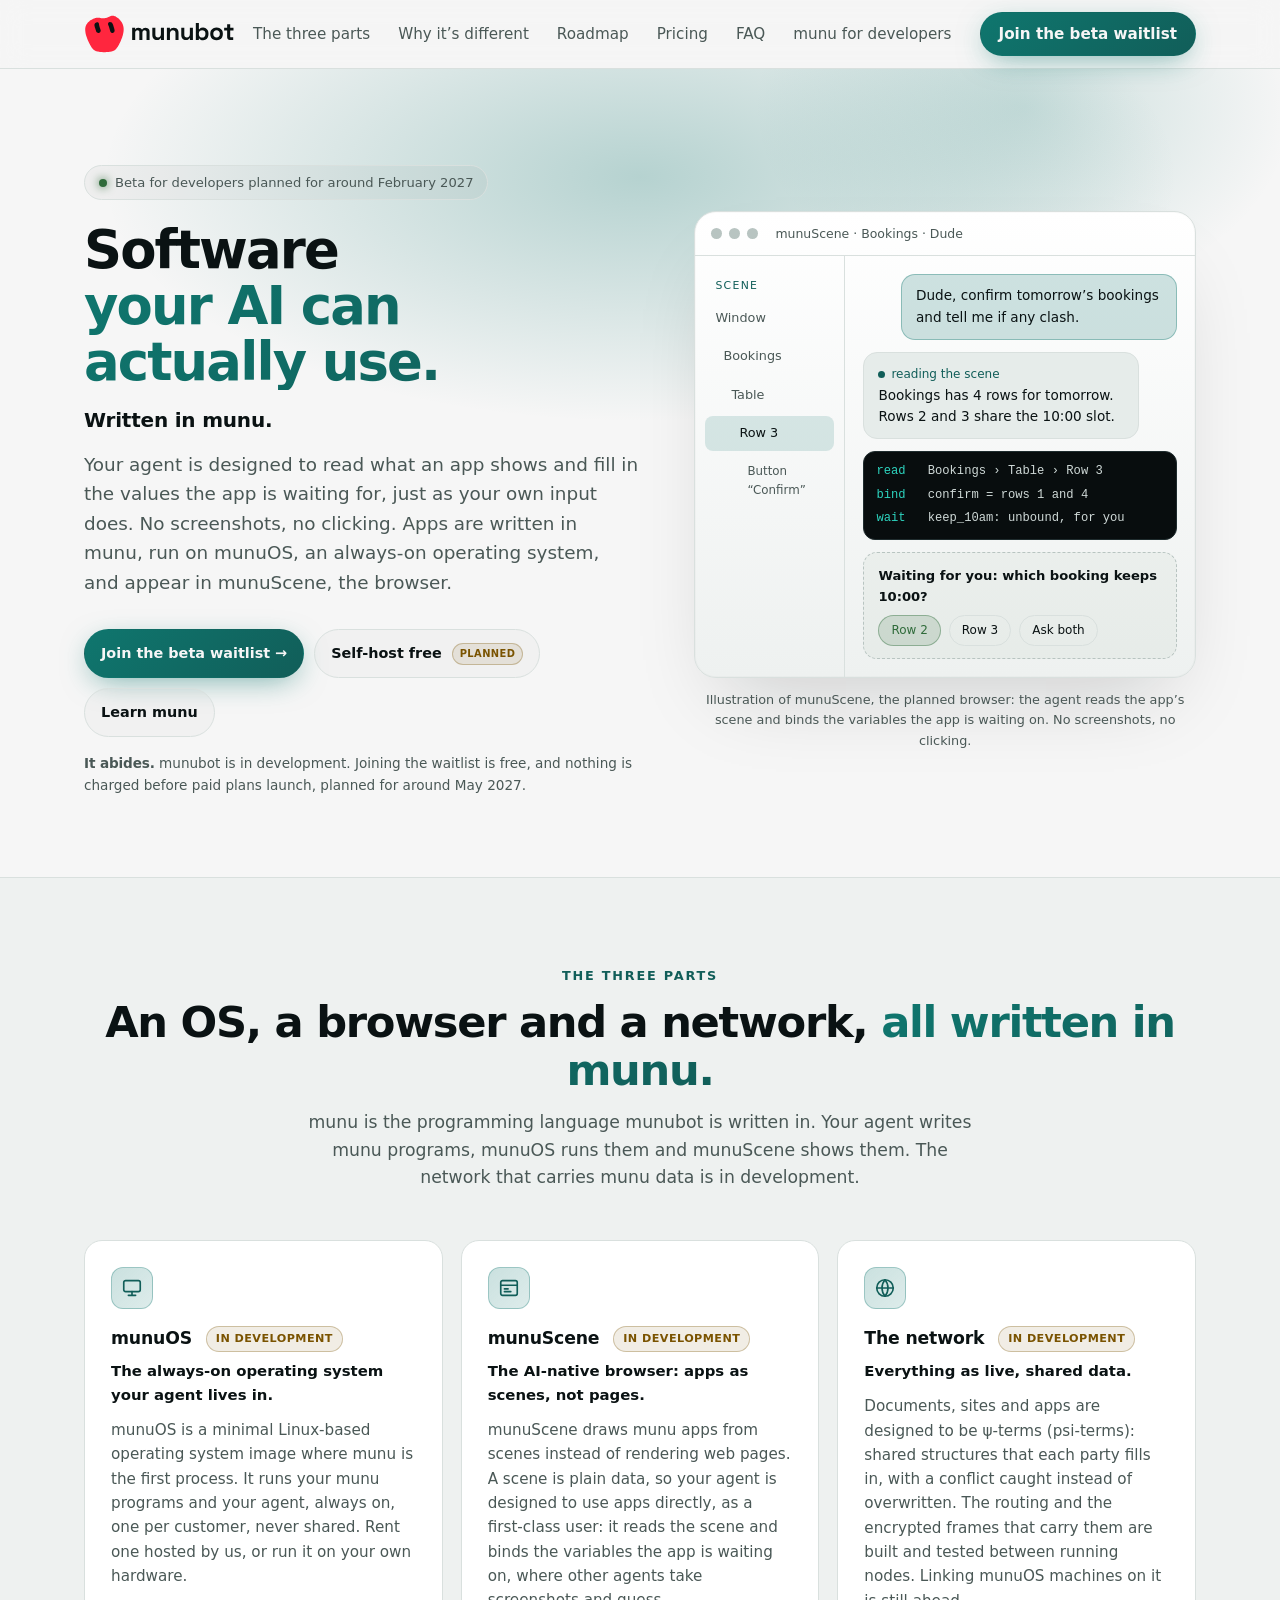
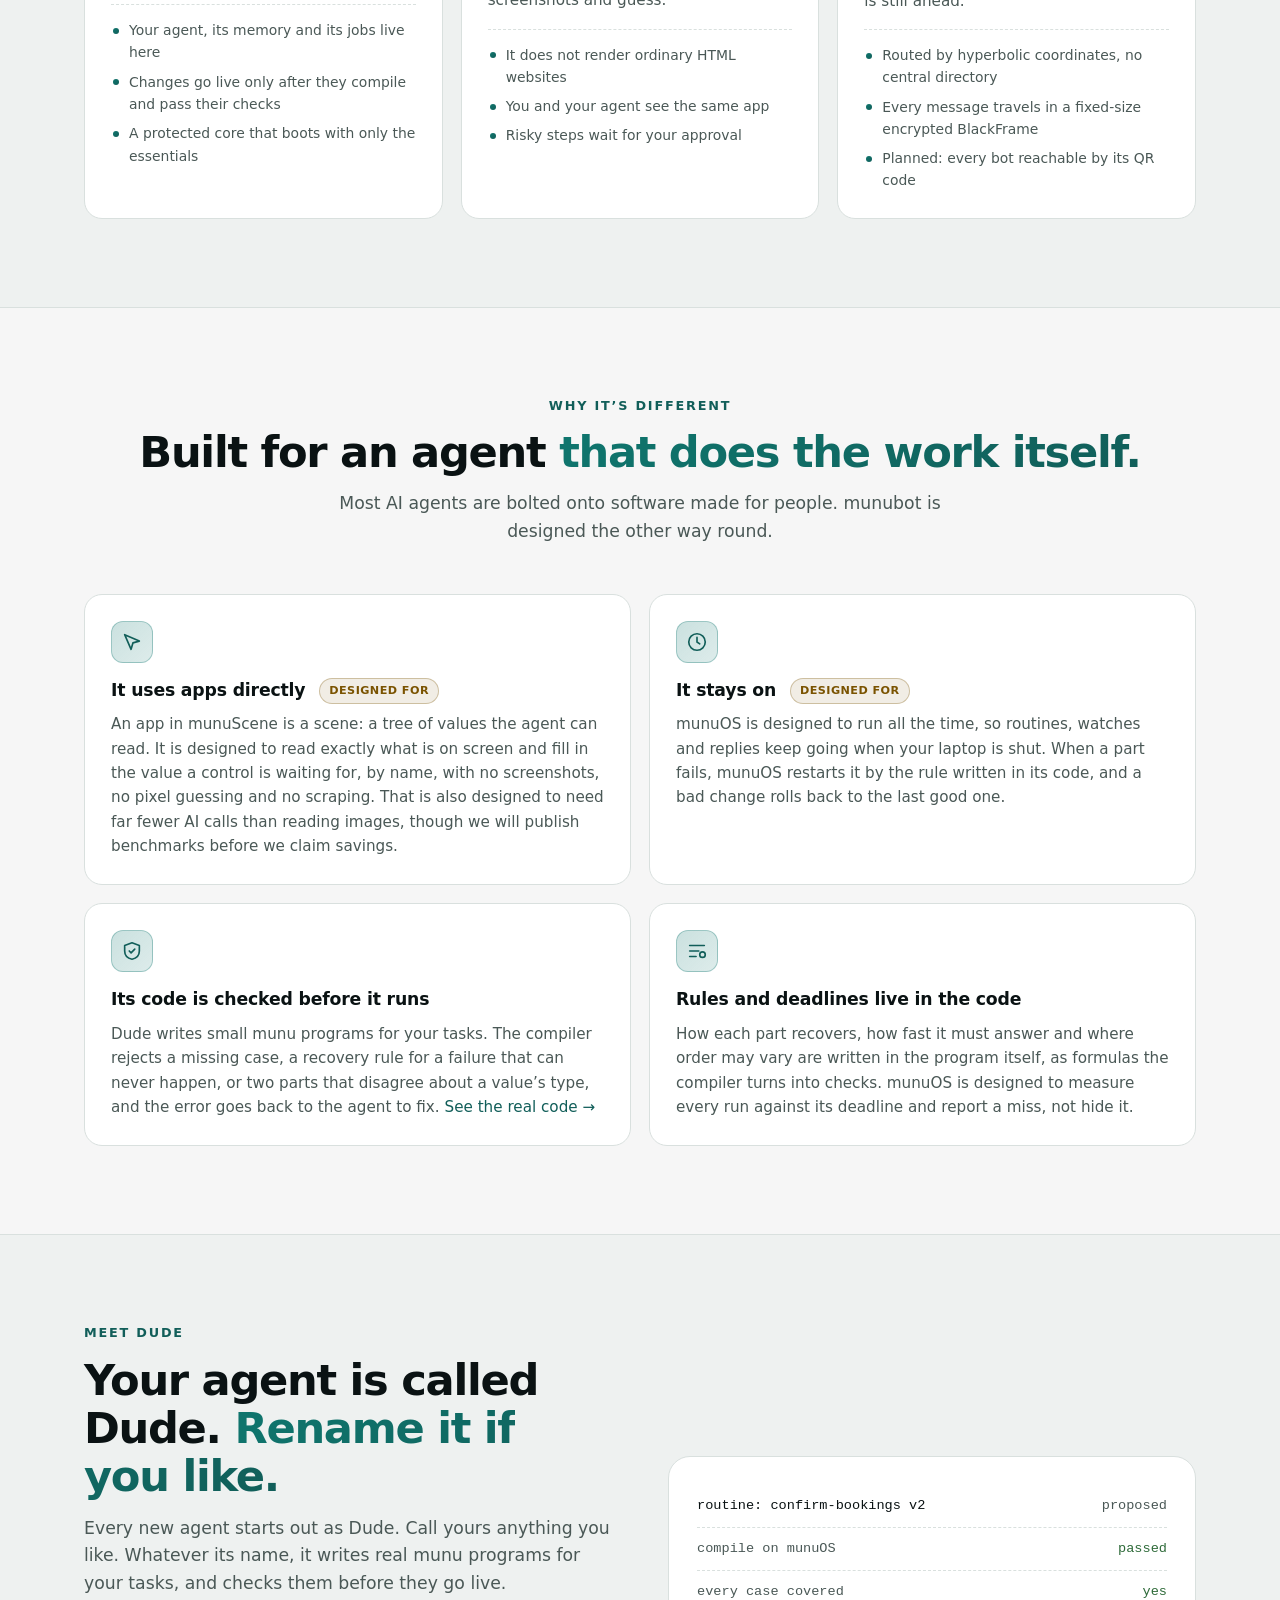
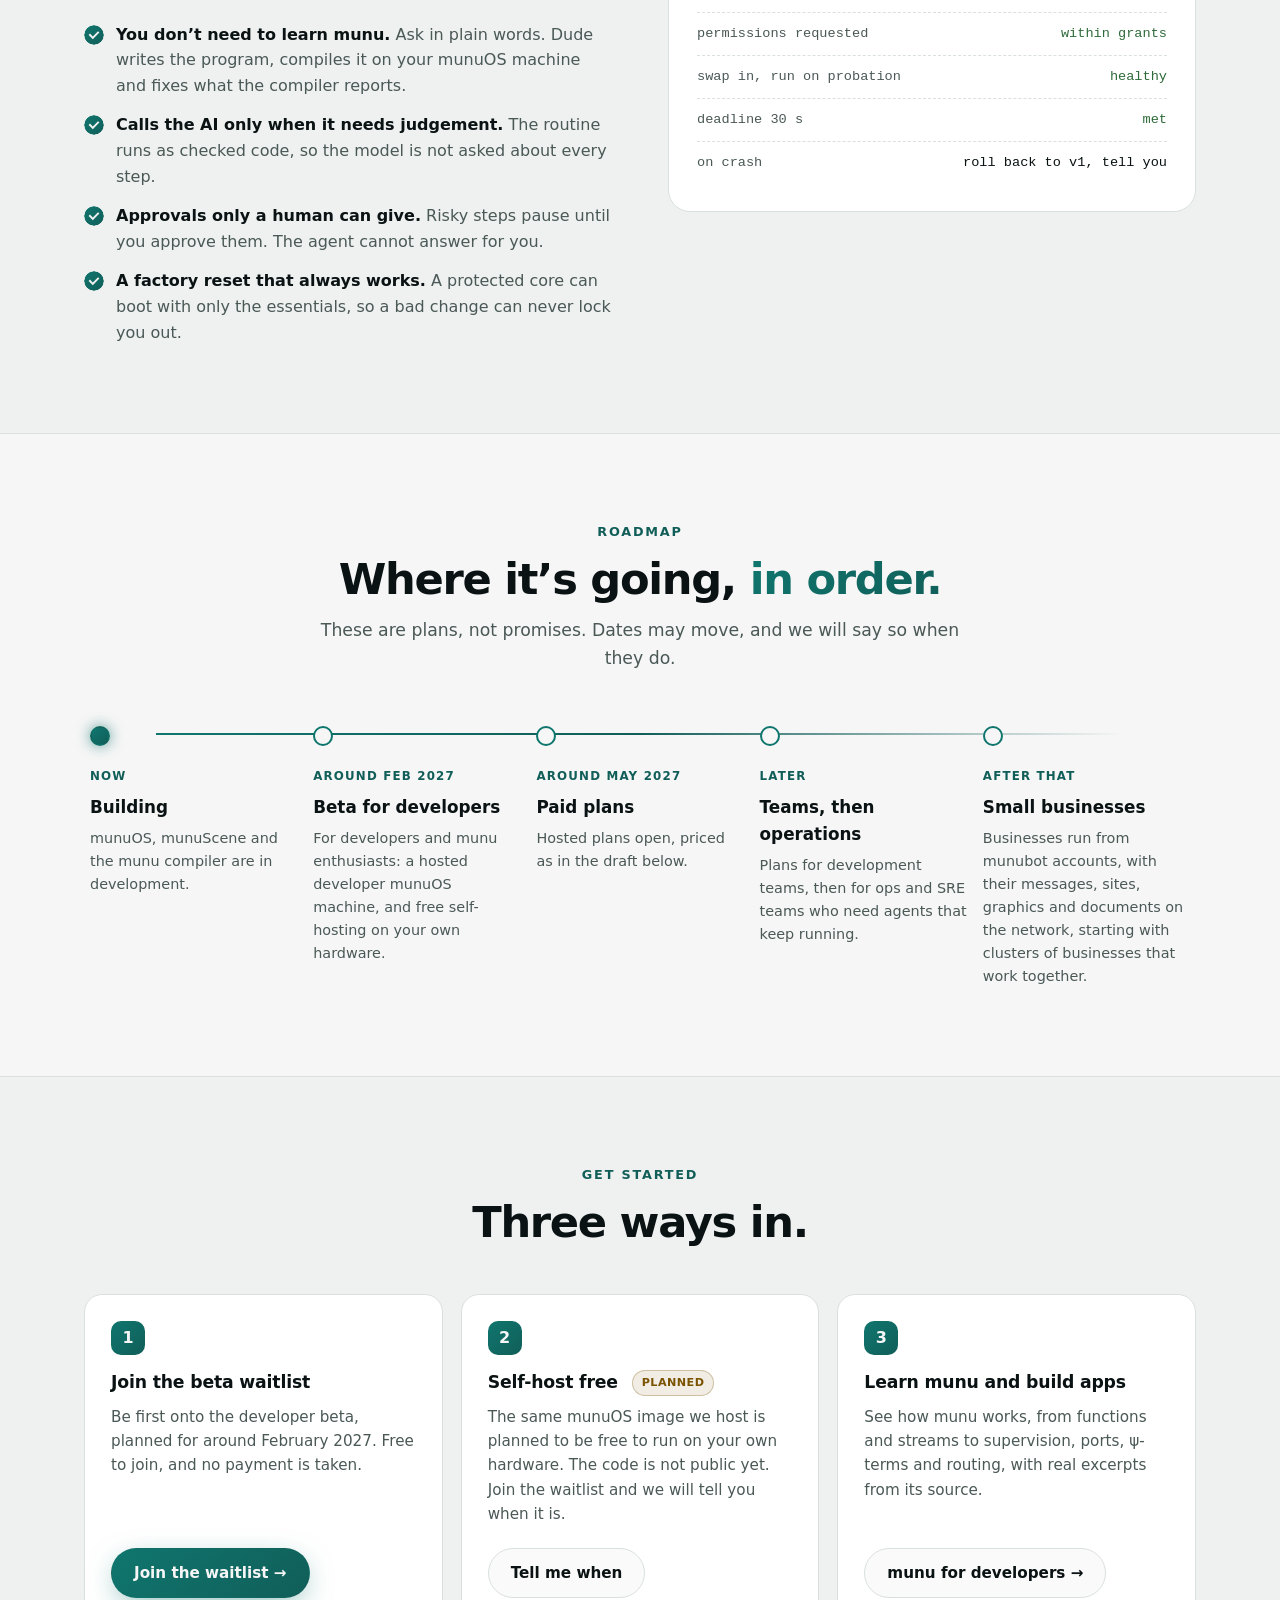
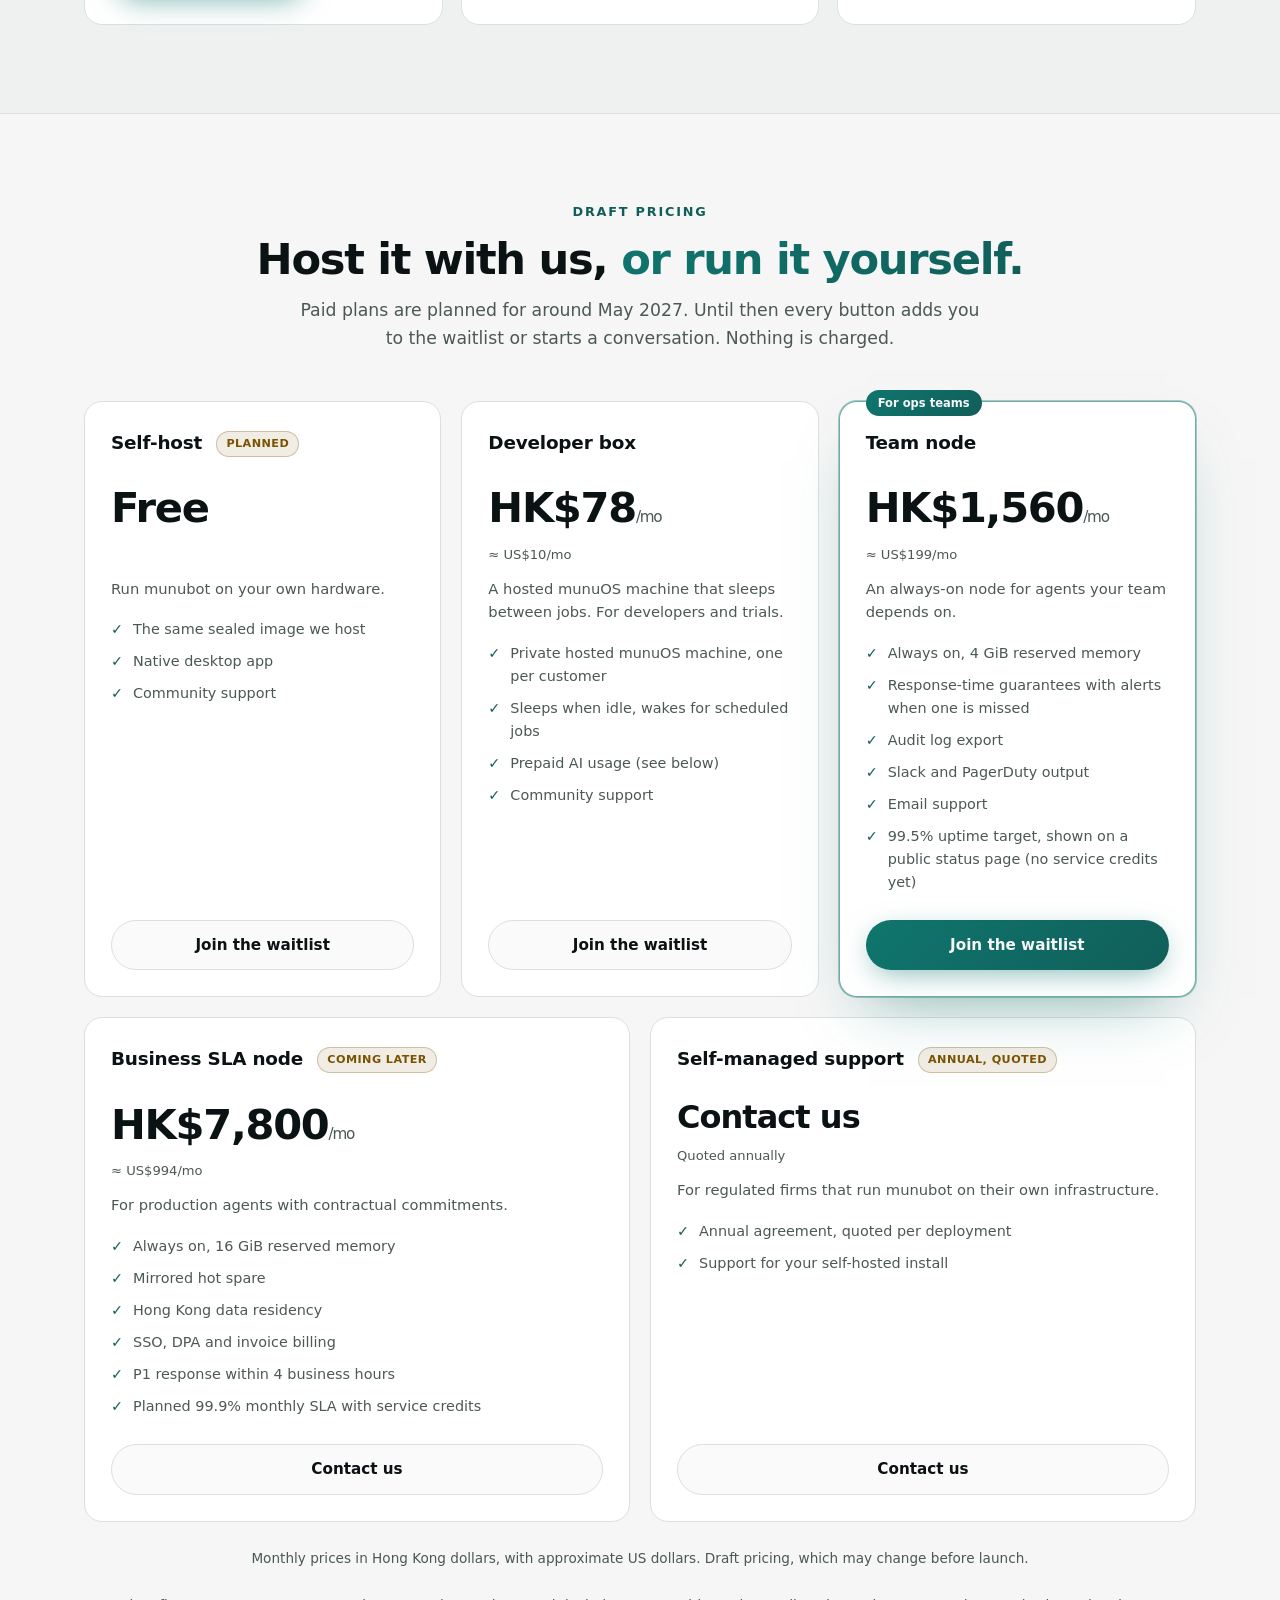
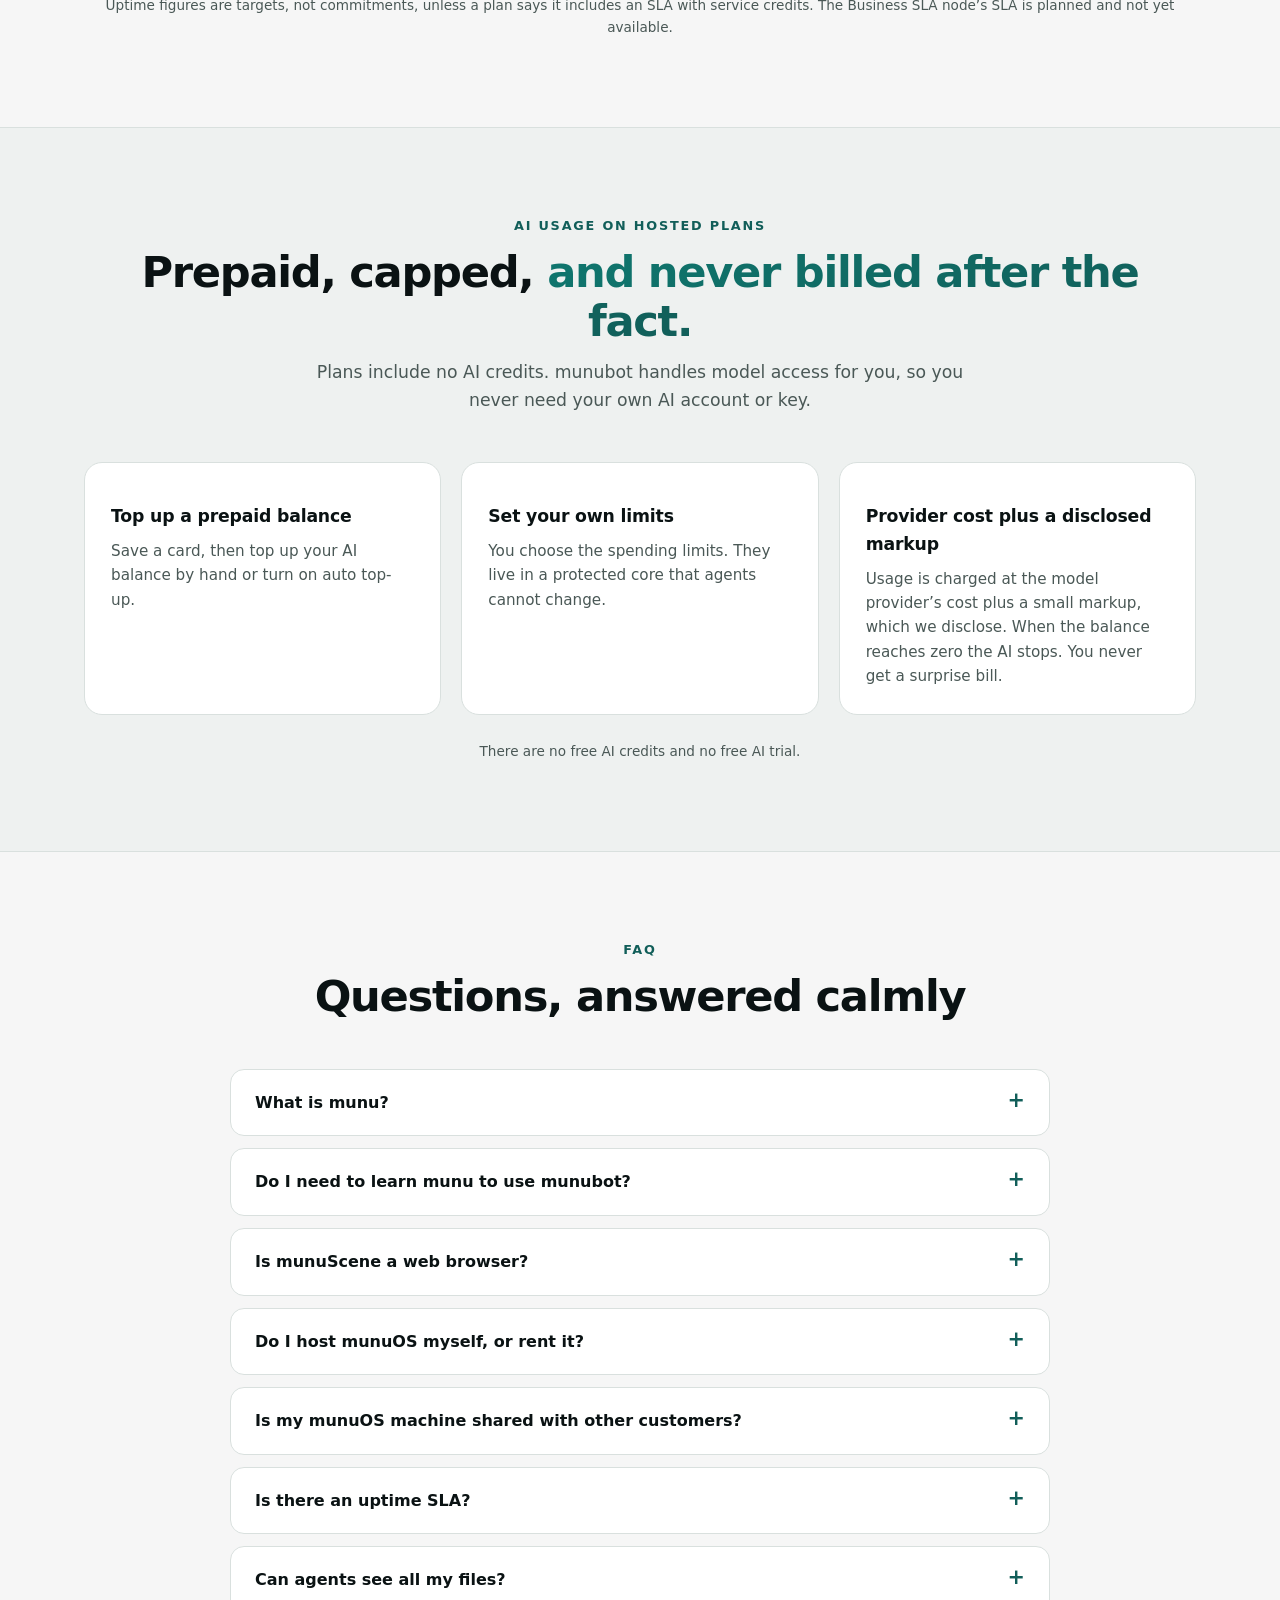
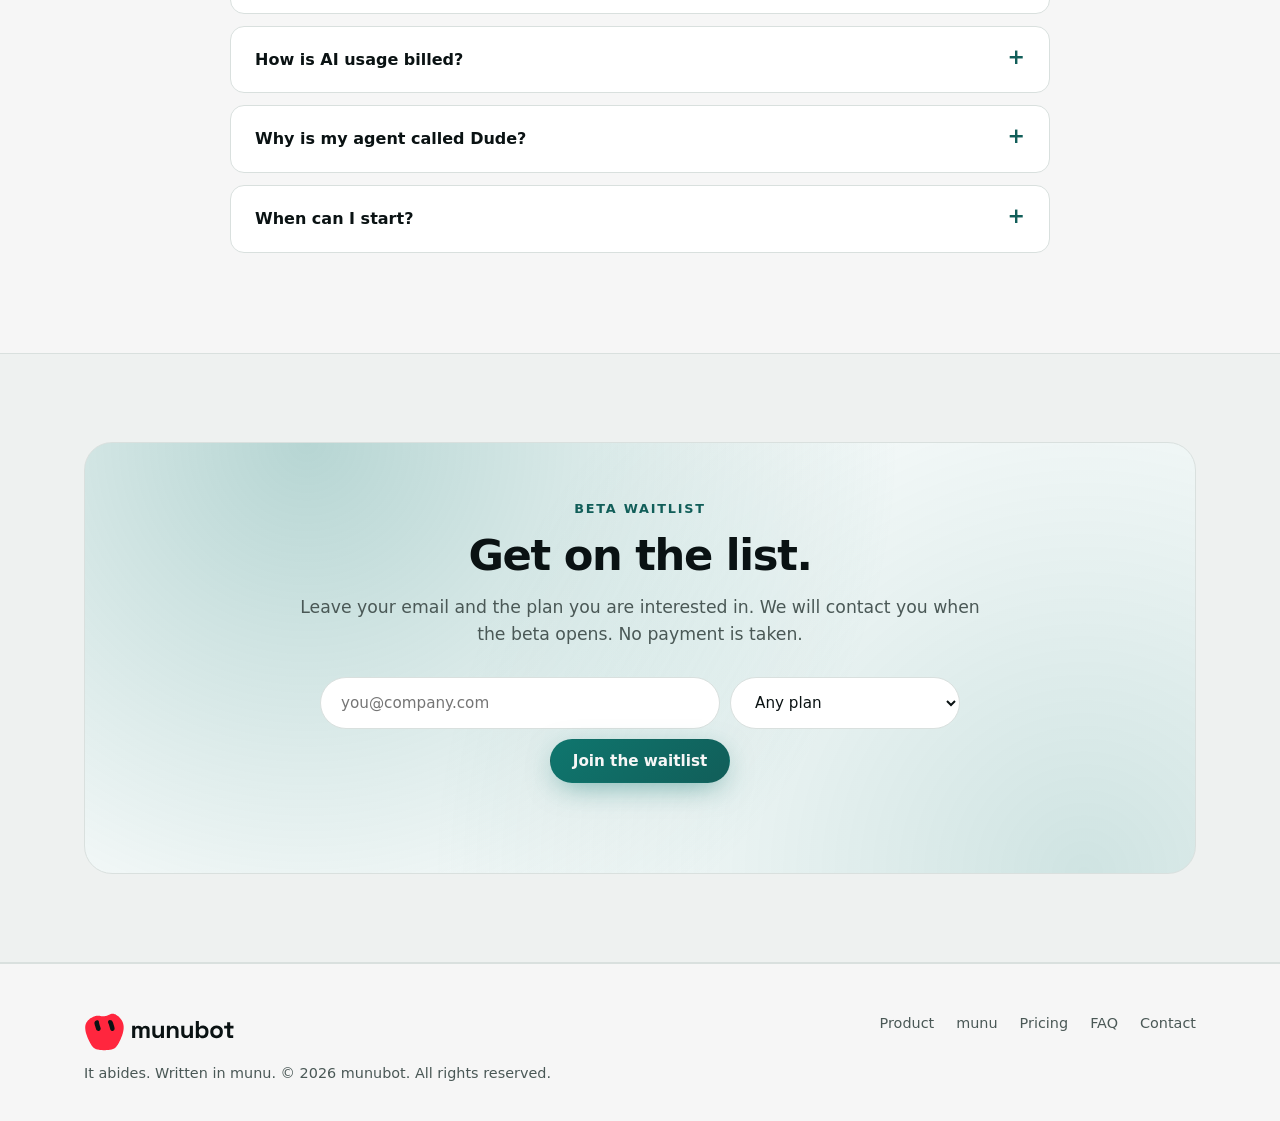
<file: index.html>
<!doctype html>
<html lang="en">
<head>
<meta charset="utf-8">
<meta name="viewport" content="width=device-width,initial-scale=1">
<title>munubot: software your AI can actually use</title>
<meta name="description" content="Your agent is designed to read what an app shows and fill in the values the app is waiting for, with no screenshots and no clicking. Apps are written in munu, run on munuOS, an always-on operating system, and appear in munuScene, the browser. Developer beta planned for around February 2027.">
<meta property="og:title" content="munubot: software your AI can actually use">
<meta property="og:description" content="Your agent is designed to read what an app shows and fill in the values the app is waiting for, with no screenshots and no clicking. Apps are written in munu, run on munuOS, an always-on operating system, and appear in munuScene, the browser. Developer beta planned for around February 2027.">
<meta property="og:type" content="website">
<meta property="og:url" content="https://munubot.com/">
<link rel="canonical" href="https://munubot.com/">
<meta property="og:site_name" content="munubot">
<meta property="og:image" content="https://munubot.com/assets/brand/og-munubot.png">
<meta property="og:image:width" content="1200">
<meta property="og:image:height" content="630">
<meta property="og:image:alt" content="munubot. Software your AI can actually use. Written in munu.">
<meta name="twitter:card" content="summary_large_image">
<meta name="twitter:site" content="@themunubot">
<meta name="twitter:title" content="munubot: software your AI can actually use">
<meta name="twitter:description" content="Software your AI can actually use. Written in munu. Your agent is designed to read what an app shows and fill in the values the app is waiting for, with no screenshots and no clicking. Developer beta planned for around February 2027.">
<meta name="theme-color" content="#0A1213" media="(prefers-color-scheme: dark)">
<meta name="theme-color" content="#F6F6F6" media="(prefers-color-scheme: light)">
<link rel="icon" href="assets/brand/favicon.ico" sizes="16x16 32x32 48x48">
<link rel="icon" href="assets/brand/favicon.svg" type="image/svg+xml">
<link rel="icon" href="assets/brand/favicon-32.png" type="image/png" sizes="32x32">
<link rel="icon" href="assets/brand/favicon-16.png" type="image/png" sizes="16x16">
<link rel="apple-touch-icon" href="assets/brand/apple-touch-icon.png">
<link rel="manifest" href="site.webmanifest">
<link rel="stylesheet" href="assets/style.css">
</head>
<body>

<header class="nav">
  <div class="wrap">
    <a class="brand" href="index.html"><picture><source srcset="assets/brand/munubot-logo-ink.svg" media="(prefers-color-scheme: light)"><img src="assets/brand/munubot-logo-light.svg" alt="munubot" width="152" height="40"></picture></a>
    <button class="menu-btn" aria-label="Open menu" aria-expanded="false">&#9776;</button>
    <nav class="links">
      <a href="#parts">The three parts</a>
      <a href="#different">Why it&rsquo;s different</a>
      <a href="#roadmap">Roadmap</a>
      <a href="#pricing">Pricing</a>
      <a href="#faq">FAQ</a>
      <a href="munu.html">munu for developers</a>
      <a class="btn btn-primary" href="#early-access">Join the beta waitlist</a>
    </nav>
  </div>
</header>

<main>
<section class="hero">
  <div class="wrap">
    <div>
      <span class="pill"><span class="dot"></span>Beta for developers planned for around February 2027</span>
      <h1>Software <span class="grad hl2">your AI can actually use.</span></h1>
      <p class="hero-sub">Written in munu.</p>
      <p class="lead">Your agent is designed to read what an app shows and fill in the values the app is waiting for, just as your own input does. No screenshots, no clicking. Apps are written in munu, run on munuOS, an always-on operating system, and appear in munuScene, the browser.</p>
      <div class="cta-row">
        <a class="btn btn-primary" href="#early-access">Join the beta waitlist &rarr;</a>
        <a class="btn btn-ghost" href="#self-host">Self-host free <span class="tag soon">Planned</span></a>
        <a class="btn btn-ghost" href="munu.html">Learn munu</a>
      </div>
      <p class="note"><span class="tagline">It abides.</span> munubot is in development. Joining the waitlist is free, and nothing is charged before paid plans launch, planned for around May 2027.</p>
    </div>

    <figure class="mock-fig">
    <div class="mock" aria-hidden="true">
      <div class="mock-bar"><i></i><i></i><i></i><span>munuScene &middot; Bookings &middot; Dude</span></div>
      <div class="mock-body">
        <div class="mock-side">
          <div class="side-h">Scene</div>
          <div>Window</div><div class="ind1">Bookings</div><div class="ind2">Table</div><div class="ind3 on">Row 3</div><div class="ind4">Button &ldquo;Confirm&rdquo;</div>
        </div>
        <div class="mock-main">
          <div class="msg you">Dude, confirm tomorrow&rsquo;s bookings and tell me if any clash.</div>
          <div class="msg bot"><span class="status">reading the scene</span><br>Bookings has 4 rows for tomorrow. Rows 2 and 3 share the 10:00 slot.</div>
          <div class="scene-ev"><div><span class="ev-k">read</span> Bookings &rsaquo; Table &rsaquo; Row 3</div><div><span class="ev-k">bind</span> confirm = rows 1 and 4</div><div><span class="ev-k">wait</span> keep_10am: unbound, for you</div></div>
          <div class="approve"><b>Waiting for you: which booking keeps 10:00?</b><div class="row"><span class="y">Row 2</span><span>Row 3</span><span>Ask both</span></div></div>
        </div>
      </div>
    </div>
    <figcaption class="mock-cap">Illustration of munuScene, the planned browser: the agent reads the app&rsquo;s scene and binds the variables the app is waiting on. No screenshots, no clicking.</figcaption>
    </figure>
  </div>
</section>

<section id="parts" class="alt">
  <div class="wrap">
    <div class="head center">
      <div class="eyebrow">The three parts</div>
      <h2>An OS, a browser and a network, <span class="grad">all written in munu.</span></h2>
      <p class="sub">munu is the programming language munubot is written in. Your agent writes munu programs, munuOS runs them and munuScene shows them. The network that carries munu data is in development.</p>
    </div>
    <div class="grid g3 parts">
      <div class="card part">
        <div class="ico"><svg viewBox="0 0 24 24"><rect x="3" y="4" width="18" height="12" rx="2"/><path d="M8 20h8M12 16v4"/></svg></div>
        <h3>munuOS <span class="tag soon">In development</span></h3>
        <p class="part-sub">The always-on operating system your agent lives in.</p>
        <p>munuOS is a minimal Linux-based operating system image where munu is the first process. It runs your munu programs and your agent, always on, one per customer, never shared. Rent one hosted by us, or run it on your own hardware.</p>
        <ul class="mini"><li>Your agent, its memory and its jobs live here</li><li>Changes go live only after they compile and pass their checks</li><li>A protected core that boots with only the essentials</li></ul>
      </div>
      <div class="card part">
        <div class="ico"><svg viewBox="0 0 24 24"><rect x="3" y="4" width="18" height="16" rx="2"/><path d="M3 9h18M7 13h4M7 16h7"/></svg></div>
        <h3>munuScene <span class="tag soon">In development</span></h3>
        <p class="part-sub">The AI-native browser: apps as scenes, not pages.</p>
        <p>munuScene draws munu apps from scenes instead of rendering web pages. A scene is plain data, so your agent is designed to use apps directly, as a first-class user: it reads the scene and binds the variables the app is waiting on, where other agents take screenshots and guess.</p>
        <ul class="mini"><li>It does not render ordinary HTML websites</li><li>You and your agent see the same app</li><li>Risky steps wait for your approval</li></ul>
      </div>
      <div class="card part">
        <div class="ico"><svg viewBox="0 0 24 24"><circle cx="12" cy="12" r="9"/><path d="M12 3a14 14 0 010 18M12 3a14 14 0 000 18M3 12h18"/></svg></div>
        <h3>The network <span class="tag soon">In development</span></h3>
        <p class="part-sub">Everything as live, shared data.</p>
        <p>Documents, sites and apps are designed to be ψ-terms (psi-terms): shared structures that each party fills in, with a conflict caught instead of overwritten. The routing and the encrypted frames that carry them are built and tested between running nodes. Linking munuOS machines on it is still ahead.</p>
        <ul class="mini"><li>Routed by hyperbolic coordinates, no central directory</li><li>Every message travels in a fixed-size encrypted BlackFrame</li><li>Planned: every bot reachable by its QR code</li></ul>
      </div>
    </div>
  </div>
</section>

<section id="different">
  <div class="wrap">
    <div class="head center">
      <div class="eyebrow">Why it&rsquo;s different</div>
      <h2>Built for an agent <span class="grad">that does the work itself.</span></h2>
      <p class="sub">Most AI agents are bolted onto software made for people. munubot is designed the other way round.</p>
    </div>
    <div class="grid g2">
      <div class="card"><div class="ico"><svg viewBox="0 0 24 24"><path d="M4 4l7 16 2-7 7-2z"/></svg></div><h3>It uses apps directly <span class="tag soon">Designed for</span></h3><p>An app in munuScene is a scene: a tree of values the agent can read. It is designed to read exactly what is on screen and fill in the value a control is waiting for, by name, with no screenshots, no pixel guessing and no scraping. That is also designed to need far fewer AI calls than reading images, though we will publish benchmarks before we claim savings.</p></div>
      <div class="card"><div class="ico"><svg viewBox="0 0 24 24"><circle cx="12" cy="12" r="9"/><path d="M12 7v5l3 2"/></svg></div><h3>It stays on <span class="tag soon">Designed for</span></h3><p>munuOS is designed to run all the time, so routines, watches and replies keep going when your laptop is shut. When a part fails, munuOS restarts it by the rule written in its code, and a bad change rolls back to the last good one.</p></div>
      <div class="card"><div class="ico"><svg viewBox="0 0 24 24"><path d="M9 12l2 2 4-4"/><path d="M12 3l8 3v6c0 5-3.5 8-8 9-4.5-1-8-4-8-9V6z"/></svg></div><h3>Its code is checked before it runs</h3><p>Dude writes small munu programs for your tasks. The compiler rejects a missing case, a recovery rule for a failure that can never happen, or two parts that disagree about a value&rsquo;s type, and the error goes back to the agent to fix. <a class="inl" href="munu.html#language">See the real code &rarr;</a></p></div>
      <div class="card"><div class="ico"><svg viewBox="0 0 24 24"><path d="M4 6h16M4 12h10M4 18h7"/><circle cx="18" cy="16" r="3"/></svg></div><h3>Rules and deadlines live in the code</h3><p>How each part recovers, how fast it must answer and where order may vary are written in the program itself, as formulas the compiler turns into checks. munuOS is designed to measure every run against its deadline and report a miss, not hide it.</p></div>
    </div>
  </div>
</section>

<section class="alt">
  <div class="wrap split">
    <div>
      <div class="eyebrow">Meet Dude</div>
      <h2>Your agent is called Dude. <span class="grad">Rename it if you like.</span></h2>
      <p class="sub">Every new agent starts out as Dude. Call yours anything you like. Whatever its name, it writes real munu programs for your tasks, and checks them before they go live.</p>
      <ul class="checks">
        <li><span><b>You don&rsquo;t need to learn munu.</b> Ask in plain words. Dude writes the program, compiles it on your munuOS machine and fixes what the compiler reports.</span></li>
        <li><span><b>Calls the AI only when it needs judgement.</b> The routine runs as checked code, so the model is not asked about every step.</span></li>
        <li><span><b>Approvals only a human can give.</b> Risky steps pause until you approve them. The agent cannot answer for you.</span></li>
        <li><span><b>A factory reset that always works.</b> A protected core can boot with only the essentials, so a bad change can never lock you out.</span></li>
      </ul>
    </div>
    <div class="panel" aria-label="Example of a change moving through checks">
      <div class="ln"><span class="w">routine: confirm-bookings v2</span><span>proposed</span></div>
      <div class="ln"><span>compile on munuOS</span><span class="ok">passed</span></div>
      <div class="ln"><span>every case covered</span><span class="ok">yes</span></div>
      <div class="ln"><span>permissions requested</span><span class="ok">within grants</span></div>
      <div class="ln"><span>swap in, run on probation</span><span class="ok">healthy</span></div>
      <div class="ln"><span>deadline 30 s</span><span class="ok">met</span></div>
      <div class="ln"><span>on crash</span><span class="w">roll back to v1, tell you</span></div>
    </div>
  </div>
</section>

<section id="roadmap">
  <div class="wrap">
    <div class="head center">
      <div class="eyebrow">Roadmap</div>
      <h2>Where it&rsquo;s going, <span class="grad">in order.</span></h2>
      <p class="sub">These are plans, not promises. Dates may move, and we will say so when they do.</p>
    </div>
    <ol class="stages">
      <li class="stage now"><span class="when">Now</span><h3>Building</h3><p>munuOS, munuScene and the munu compiler are in development.</p></li>
      <li class="stage"><span class="when">Around Feb 2027</span><h3>Beta for developers</h3><p>For developers and munu enthusiasts: a hosted developer munuOS machine, and free self-hosting on your own hardware.</p></li>
      <li class="stage"><span class="when">Around May 2027</span><h3>Paid plans</h3><p>Hosted plans open, priced as in the draft below.</p></li>
      <li class="stage"><span class="when">Later</span><h3>Teams, then operations</h3><p>Plans for development teams, then for ops and SRE teams who need agents that keep running.</p></li>
      <li class="stage"><span class="when">After that</span><h3>Small businesses</h3><p>Businesses run from munubot accounts, with their messages, sites, graphics and documents on the network, starting with clusters of businesses that work together.</p></li>
    </ol>
  </div>
</section>

<section id="start" class="alt">
  <div class="wrap">
    <div class="head center">
      <div class="eyebrow">Get started</div>
      <h2>Three ways in.</h2>
    </div>
    <div class="grid g3 ways">
      <div class="card way"><span class="way-n">1</span><h3>Join the beta waitlist</h3><p>Be first onto the developer beta, planned for around February 2027. Free to join, and no payment is taken.</p><a class="btn btn-primary" href="#early-access">Join the waitlist &rarr;</a></div>
      <div class="card way" id="self-host"><span class="way-n">2</span><h3>Self-host free <span class="tag soon">Planned</span></h3><p>The same munuOS image we host is planned to be free to run on your own hardware. The code is not public yet. Join the waitlist and we will tell you when it is.</p><a class="btn btn-ghost" href="#early-access" data-plan="Self-host">Tell me when</a></div>
      <div class="card way"><span class="way-n">3</span><h3>Learn munu and build apps</h3><p>See how munu works, from functions and streams to supervision, ports, ψ-terms and routing, with real excerpts from its source.</p><a class="btn btn-ghost" href="munu.html">munu for developers &rarr;</a></div>
    </div>
  </div>
</section>

<section id="pricing">
  <div class="wrap">
    <div class="head center">
      <div class="eyebrow">Draft pricing</div>
      <h2>Host it with us, <span class="grad">or run it yourself.</span></h2>
      <p class="sub">Paid plans are planned for around May 2027. Until then every button adds you to the waitlist or starts a conversation. Nothing is charged.</p>
    </div>
    <!-- Pricing cards are generated from assets/pricing.js (the single pricing config). -->
    <div class="plans" id="plans"></div>
    <noscript><p class="fine">Pricing needs JavaScript to display. Email hello@munubot.com for current draft plans.</p></noscript>
    <p class="fine" id="plans-note"></p>
    <p class="fine">Uptime figures are targets, not commitments, unless a plan says it includes an SLA with service credits. The Business SLA node&rsquo;s SLA is planned and not yet available.</p>
  </div>
</section>

<section id="ai-usage" class="alt">
  <div class="wrap">
    <div class="head center">
      <div class="eyebrow">AI usage on hosted plans</div>
      <h2>Prepaid, capped, <span class="grad">and never billed after the fact.</span></h2>
      <p class="sub">Plans include no AI credits. munubot handles model access for you, so you never need your own AI account or key.</p>
    </div>
    <div class="usage">
      <div class="card"><h3>Top up a prepaid balance</h3><p>Save a card, then top up your AI balance by hand or turn on auto top-up.</p></div>
      <div class="card"><h3>Set your own limits</h3><p>You choose the spending limits. They live in a protected core that agents cannot change.</p></div>
      <div class="card"><h3>Provider cost plus a disclosed markup</h3><p>Usage is charged at the model provider&rsquo;s cost plus a small markup, which we disclose. When the balance reaches zero the AI stops. You never get a surprise bill.</p></div>
    </div>
    <p class="fine">There are no free AI credits and no free AI trial.</p>
  </div>
</section>

<section id="faq">
  <div class="wrap">
    <div class="head center"><div class="eyebrow">FAQ</div><h2>Questions, answered calmly</h2></div>
    <div class="faq">
      <details><summary>What is munu?</summary><p>munu is the programming language munubot is written in. Programs are made of finite functions (<code>mu</code>) and ongoing streams (<code>nu</code>), grouped into contracts that state their own recovery rules and deadlines. munuOS runs munu programs, munuScene draws munu apps, and the network is designed to carry munu data. <a class="inl" href="munu.html">More for developers &rarr;</a></p></details>
      <details><summary>Do I need to learn munu to use munubot?</summary><p>No. You ask Dude in plain words and it writes the munu. Learning munu is for people who want to build their own apps for the network.</p></details>
      <details><summary>Is munuScene a web browser?</summary><p>No. munuScene is a browser for munu apps, and it does not render ordinary HTML websites. It is designed for munu apps and sites, drawn from a scene graph your agent can read and act on directly.</p></details>
      <details><summary>Do I host munuOS myself, or rent it?</summary><p>Either. You are planned to be able to run munuOS free on your own hardware, or rent a machine running it, hosted by us on a monthly plan. Both run the same munuOS image. Firms that host it themselves can add paid support. Self-hosting is planned, and the code is not public yet. Join the waitlist and we will tell you when it is.</p></details>
      <details><summary>Is my munuOS machine shared with other customers?</summary><p>No. Each customer gets a separate virtual machine running munuOS. Customers never share a machine or its core.</p></details>
      <details><summary>Is there an uptime SLA?</summary><p>Not yet. The Team node is designed for a 99.5% uptime target, shown on a public status page, with no service credits. A monthly SLA with service credits is planned for the Business SLA node, which is coming later.</p></details>
      <details><summary>Can agents see all my files?</summary><p>No. They can read and write only what you grant, and you can revoke a grant at any time. Code written by the AI never runs on your own computer with your computer&rsquo;s permissions.</p></details>
      <details><summary>How is AI usage billed?</summary><p>Through a prepaid balance that you top up by hand or automatically. It is charged at the model provider&rsquo;s cost plus a small disclosed markup. When the balance reaches zero, the AI stops. Nothing is billed after the fact.</p></details>
      <details><summary>Why is my agent called Dude?</summary><p>It is the default name. Rename it whenever you like.</p></details>
      <details><summary>When can I start?</summary><p>A beta for developers is planned for around February 2027 and paid plans for around May 2027. Dates may move. Join the waitlist and we will email you.</p></details>
    </div>
  </div>
</section>

<section id="early-access" class="alt">
  <div class="wrap">
    <div class="cta-box">
      <div class="eyebrow">Beta waitlist</div>
      <h2>Get on the list.</h2>
      <p class="sub" style="margin:14px auto 0">Leave your email and the plan you are interested in. We will contact you when the beta opens. No payment is taken.</p>
      <form class="form" id="waitlist" data-to="hello@munubot.com" novalidate>
        <input type="email" name="email" placeholder="you@company.com" aria-label="Email address" required>
        <select name="plan" id="wl-plan" aria-label="Plan of interest"><option value="">Any plan</option></select>
        <button class="btn btn-primary" type="submit">Join the waitlist</button>
      </form>
      <p class="form-msg" id="form-msg" role="status"></p>
    </div>
  </div>
</section>
</main>

<footer>
  <div class="wrap">
    <div><a class="brand" href="index.html"><picture><source srcset="assets/brand/munubot-logo-ink.svg" media="(prefers-color-scheme: light)"><img src="assets/brand/munubot-logo-light.svg" alt="munubot" width="152" height="40"></picture></a><p style="margin-top:10px">It abides. Written in munu. &copy; <span id="yr">2026</span> munubot. All rights reserved.</p></div>
    <nav><a href="#parts">Product</a><a href="munu.html">munu</a><a href="#pricing">Pricing</a><a href="#faq">FAQ</a><a href="mailto:hello@munubot.com">Contact</a></nav>
  </div>
</footer>
<script src="assets/pricing.js"></script>
<script src="assets/main.js"></script>
</body>
</html>
</file>
<file: assets/style.css>
:root{
  color-scheme:dark;
  --bg:#0A1213;--bg2:#0D1719;--card:#10191B;--raise:#162123;--line:#1F2C2E;--line2:#2A3A3D;--text:#E6EFED;--muted:#A3B1AD;
  --a1:#2DD4BF;--a2:#4EE5D1;--acc-rgb:45,212,191;--fg-rgb:230,239,237;--on-acc:#032420;
  --btn-bg:#2DD4BF;--btn-bg2:#1BA696;
  --ok:#86D9A8;--ok-rgb:134,217,168;--warn:#FBBF24;--warn-rgb:251,191,36;--bad:#F87171;--bad-rgb:248,113,113;
  --nav-bg:rgba(10,18,19,.92);--shadow:rgba(0,0,0,.6);--input-bg:#080D0E;--chip-bg:#080D0E;--chip-text:#CFD9D7;
  --code-bg:#080D0E;--code-line:#1F2C2E;--code-text:#CFD9D7;--code-dim:#A3B1AD;--code-caret:#E6EFED;
  --code-k:#2DD4BF;--code-t:#7C9FB8;--code-n:#D4B35A;--code-s:#93C5B9;--code-c:#7D8B87;--code-o:#A3B1AD;
  --code-ok:#86D9A8;--code-bad:#F87171;--code-bad-rgb:248,113,113;
  --radius:18px;
  --grad:linear-gradient(135deg,var(--btn-bg),var(--btn-bg2));
}
@media (prefers-color-scheme:light){:root{
  color-scheme:light;
  --bg:#F6F6F6;--bg2:#EEF1F0;--card:#FFFFFF;--raise:#E6ECEA;--line:#D9E0DE;--line2:#B8C4C1;--text:#0A1213;--muted:#4A5856;
  --a1:#0F766E;--a2:#115E59;--acc-rgb:15,118,110;--fg-rgb:10,18,19;--on-acc:#F6F6F6;
  --btn-bg:#0F766E;--btn-bg2:#115E59;
  --ok:#2F6B3A;--ok-rgb:47,107,58;--warn:#7A5300;--warn-rgb:122,83,0;--bad:#B3261E;--bad-rgb:179,38,30;
  --nav-bg:rgba(246,246,246,.9);--shadow:rgba(10,18,19,.18);--input-bg:#FFFFFF;--chip-bg:#E6ECEA;--chip-text:#0A1213;
}}
*{box-sizing:border-box;margin:0;padding:0}
html{scroll-behavior:smooth}
html,body{overflow-x:clip}
body{font-family:Inter,ui-sans-serif,system-ui,-apple-system,"Segoe UI",Roboto,sans-serif;background:var(--bg);color:var(--text);line-height:1.6;-webkit-font-smoothing:antialiased}
a{color:inherit;text-decoration:none}
img,svg{max-width:100%}
.wrap{max-width:1160px;margin:0 auto;padding:0 24px}
.grad{background:var(--grad);-webkit-background-clip:text;background-clip:text;color:transparent}

/* nav */
.nav{position:sticky;top:0;z-index:50;background:var(--nav-bg);backdrop-filter:blur(14px);border-bottom:1px solid var(--line)}
.nav .wrap{display:flex;align-items:center;justify-content:space-between;height:68px}
.brand{display:flex;align-items:center;gap:10px;font-weight:700;font-size:1.15rem;letter-spacing:-.01em}
.brand img{display:block;width:152px;height:auto;max-width:none}
.links{display:flex;gap:28px;align-items:center;font-size:.95rem;color:var(--muted)}
.links a:hover{color:var(--text)}
.menu-btn{display:none;background:none;border:1px solid var(--line);color:var(--text);border-radius:10px;padding:8px 12px;font-size:1rem;cursor:pointer}

/* buttons */
.btn{display:inline-flex;align-items:center;gap:8px;padding:12px 22px;border-radius:999px;font-weight:600;font-size:.95rem;border:1px solid transparent;cursor:pointer;transition:transform .15s,box-shadow .15s,background .15s;font-family:inherit}
.btn-primary{background:var(--grad);color:var(--on-acc);box-shadow:0 8px 30px -8px rgba(var(--acc-rgb),.6)}
.btn-primary:hover{transform:translateY(-1px);box-shadow:0 12px 36px -8px rgba(var(--acc-rgb),.8)}
.btn-ghost{border-color:var(--line);color:var(--text);background:rgba(var(--fg-rgb),.02)}
.btn-ghost:hover{border-color:var(--line2);background:rgba(var(--fg-rgb),.05)}
.links .btn{padding:9px 18px;color:var(--on-acc)}

/* hero */
.hero{position:relative;padding:96px 0 80px;overflow:hidden}
.hero::before{content:"";position:absolute;inset:-30% -10% auto;height:700px;background:radial-gradient(closest-side,rgba(var(--acc-rgb),.28),transparent 70%),radial-gradient(closest-side at 75% 40%,rgba(var(--acc-rgb),.18),transparent 70%);pointer-events:none}
.hero .wrap{position:relative;display:grid;grid-template-columns:1.05fr .95fr;gap:56px;align-items:center}
.pill{display:inline-flex;align-items:center;gap:8px;font-size:.82rem;color:var(--muted);border:1px solid var(--line);background:rgba(var(--fg-rgb),.03);padding:6px 14px;border-radius:999px;margin-bottom:22px}
.pill .dot{width:8px;height:8px;border-radius:50%;background:var(--ok);box-shadow:0 0 10px var(--ok)}
h1{font-size:clamp(2.4rem,5vw,3.9rem);line-height:1.06;letter-spacing:-.035em;font-weight:800}
.lead{font-size:1.15rem;color:var(--muted);margin:22px 0 32px;max-width:560px}
.hero-sub{font-size:1.25rem;font-weight:600;color:var(--text);margin:14px 0 0;letter-spacing:-.01em}
.hero-sub+.lead{margin-top:14px}
.cta-row{display:flex;gap:12px;flex-wrap:wrap}
.note{font-size:.85rem;color:var(--muted);margin-top:16px}

/* hero mock */
.mock{background:linear-gradient(180deg,var(--card),var(--bg2));border:1px solid var(--line);border-radius:22px;box-shadow:0 40px 80px -30px var(--shadow),0 0 0 1px rgba(var(--fg-rgb),.02) inset;overflow:hidden}
.mock-bar{display:flex;align-items:center;gap:7px;padding:12px 16px;border-bottom:1px solid var(--line);font-size:.78rem;color:var(--muted)}
.mock-bar i{width:11px;height:11px;border-radius:50%;background:var(--line2);display:block}
.mock-bar span{margin-left:10px}
.mock-body{display:grid;grid-template-columns:150px 1fr;min-height:330px}
.mock-side{border-right:1px solid var(--line);padding:14px 10px;font-size:.8rem;color:var(--muted);display:flex;flex-direction:column;gap:4px}
.mock-side div{padding:7px 10px;border-radius:8px}
.mock-side .on{background:rgba(var(--acc-rgb),.15);color:var(--text)}
.mock-main{padding:18px;display:flex;flex-direction:column;gap:12px;font-size:.85rem}
.msg{padding:10px 14px;border-radius:14px;max-width:88%}
.msg.you{align-self:flex-end;background:rgba(var(--acc-rgb),.2);border:1px solid rgba(var(--acc-rgb),.35)}
.msg.bot{background:var(--raise);border:1px solid var(--line)}
.status{display:inline-flex;align-items:center;gap:6px;font-size:.75rem;color:var(--a2)}
.status::before{content:"";width:7px;height:7px;border-radius:50%;background:var(--a2);animation:pulse 1.6s infinite}
@keyframes pulse{50%{opacity:.3}}
.approve{border:1px dashed var(--line2);border-radius:14px;padding:12px 14px;background:rgba(var(--ok-rgb),.04)}
.approve b{display:block;margin-bottom:8px;font-size:.82rem}
.approve .row{display:flex;gap:8px}
.approve .row span{font-size:.75rem;padding:5px 12px;border-radius:999px;border:1px solid var(--line)}
.approve .row .y{background:rgba(var(--ok-rgb),.15);border-color:rgba(var(--ok-rgb),.4);color:var(--ok)}

/* sections */
section{padding:88px 0}
.alt{background:var(--bg2);border-top:1px solid var(--line);border-bottom:1px solid var(--line)}
.eyebrow{font-size:.8rem;text-transform:uppercase;letter-spacing:.14em;color:var(--a2);font-weight:600;margin-bottom:12px}
h2{font-size:clamp(1.9rem,3.6vw,2.7rem);letter-spacing:-.03em;line-height:1.12;font-weight:800}
.sub{color:var(--muted);font-size:1.08rem;max-width:680px;margin-top:14px}
.head{margin-bottom:48px}
.head.center{text-align:center}.head.center .sub{margin-left:auto;margin-right:auto}

.grid{display:grid;gap:18px}
.g3{grid-template-columns:repeat(3,1fr)}
.g2{grid-template-columns:repeat(2,1fr)}
.g4{grid-template-columns:repeat(4,1fr)}
.card{background:var(--card);border:1px solid var(--line);border-radius:var(--radius);padding:26px;transition:border-color .2s,transform .2s}
.card:hover{border-color:var(--line2);transform:translateY(-2px)}
.card h3{font-size:1.08rem;margin:14px 0 8px;letter-spacing:-.01em}
.card p{color:var(--muted);font-size:.95rem}
.ico{width:42px;height:42px;border-radius:12px;display:grid;place-items:center;background:linear-gradient(135deg,rgba(var(--acc-rgb),.22),rgba(var(--acc-rgb),.14));border:1px solid rgba(var(--acc-rgb),.3)}
.ico svg{width:22px;height:22px;stroke:var(--a2);fill:none;stroke-width:1.8;stroke-linecap:round;stroke-linejoin:round}
.tag{display:inline-block;font-size:.7rem;font-weight:600;letter-spacing:.04em;text-transform:uppercase;padding:3px 9px;border-radius:999px;margin-left:6px;vertical-align:middle}
.tag.soon{color:var(--warn);background:rgba(var(--warn-rgb),.1);border:1px solid rgba(var(--warn-rgb),.3)}

/* big feature rows */
.split{display:grid;grid-template-columns:1fr 1fr;gap:56px;align-items:center}
.checks{list-style:none;margin-top:24px;display:grid;gap:14px}
.checks li{display:flex;gap:12px;color:var(--muted)}
.checks li b{color:var(--text);font-weight:600}
.checks li::before{content:"";flex:0 0 20px;height:20px;margin-top:3px;border-radius:50%;background:var(--grad);-webkit-mask:url("data:image/svg+xml,%3Csvg xmlns='http://www.w3.org/2000/svg' viewBox='0 0 20 20'%3E%3Cpath d='M10 0a10 10 0 100 20 10 10 0 000-20zm-1.2 14.2L4.6 10l1.4-1.4 2.8 2.8 5.2-5.2 1.4 1.4-6.6 6.6z'/%3E%3C/svg%3E") center/contain no-repeat;mask:url("data:image/svg+xml,%3Csvg xmlns='http://www.w3.org/2000/svg' viewBox='0 0 20 20'%3E%3Cpath d='M10 0a10 10 0 100 20 10 10 0 000-20zm-1.2 14.2L4.6 10l1.4-1.4 2.8 2.8 5.2-5.2 1.4 1.4-6.6 6.6z'/%3E%3C/svg%3E") center/contain no-repeat}
.panel{background:var(--card);border:1px solid var(--line);border-radius:22px;padding:28px;font-family:ui-monospace,SFMono-Regular,Menlo,monospace;font-size:.85rem;color:var(--muted)}
.panel .ln{display:flex;justify-content:space-between;padding:10px 0;border-bottom:1px dashed var(--line)}
.panel .ln:last-child{border:0}
.panel .ok{color:var(--ok)}.panel .w{color:var(--text)}

/* steps */
.steps{counter-reset:s}
.step{position:relative;padding-top:58px}
.step::before{counter-increment:s;content:counter(s);position:absolute;top:22px;left:26px;width:34px;height:34px;border-radius:10px;background:var(--grad);display:grid;place-items:center;font-weight:700;color:var(--on-acc)}

/* pricing */
.toggle{display:inline-flex;border:1px solid var(--line);border-radius:999px;padding:4px;margin-top:24px;background:var(--card)}
.toggle button{background:none;border:0;color:var(--muted);padding:8px 18px;border-radius:999px;font:inherit;font-size:.9rem;cursor:pointer}
.toggle button.on{background:var(--raise);color:var(--text)}
.price{display:flex;flex-direction:column}
.price.pop{border-color:rgba(var(--acc-rgb),.6);box-shadow:0 0 0 1px rgba(var(--acc-rgb),.35),0 30px 60px -30px rgba(var(--acc-rgb),.5);position:relative}
.price.pop::after{content:attr(data-badge);position:absolute;top:-12px;left:26px;font-size:.72rem;font-weight:700;padding:4px 12px;border-radius:999px;background:var(--grad);color:var(--on-acc)}
.price h3{margin-top:0;font-size:1.15rem}
.amt{font-size:2.6rem;font-weight:800;letter-spacing:-.03em;margin:10px 0 2px}
.amt small{font-size:.95rem;color:var(--muted);font-weight:500}
.per{font-size:.82rem;color:var(--muted);min-height:1.3em}
.price .desc{margin:12px 0 18px;font-size:.92rem}
.price ul{list-style:none;display:grid;gap:9px;margin-bottom:26px;font-size:.9rem;color:var(--muted)}
.price ul li{padding-left:22px;position:relative}
.price ul li::before{content:"✓";position:absolute;left:0;color:var(--a2);font-weight:700}
.price .btn{margin-top:auto;justify-content:center}
.fine{text-align:center;color:var(--muted);font-size:.85rem;margin-top:26px}

/* faq */
.faq{max-width:820px;margin:0 auto}
details{border:1px solid var(--line);border-radius:14px;background:var(--card);margin-bottom:12px;overflow:hidden}
summary{cursor:pointer;padding:20px 24px;font-weight:600;list-style:none;display:flex;justify-content:space-between;gap:16px}
summary::-webkit-details-marker{display:none}
summary::after{content:"+";color:var(--a2);font-size:1.3rem;line-height:1}
details[open] summary::after{content:"–"}
details p{padding:0 24px 22px;color:var(--muted)}

/* waitlist */
.cta-box{background:radial-gradient(circle at 20% 0,rgba(var(--acc-rgb),.3),transparent 60%),radial-gradient(circle at 90% 100%,rgba(var(--acc-rgb),.2),transparent 60%),var(--card);border:1px solid var(--line);border-radius:28px;padding:56px;text-align:center}
.form{display:flex;gap:10px;max-width:640px;margin:28px auto 0;flex-wrap:wrap;justify-content:center}
.form input,.form select{flex:1 1 220px;background:var(--input-bg);border:1px solid var(--line);border-radius:999px;padding:13px 20px;color:var(--text);font:inherit;font-size:.95rem}
.form select{flex:0 1 150px}
.form .btn{flex:0 0 auto}
.form input:focus,.form select:focus{outline:2px solid rgba(var(--acc-rgb),.6);outline-offset:1px}
.form-msg{margin-top:14px;font-size:.88rem;color:var(--muted);min-height:1.4em}

/* footer */
footer{border-top:1px solid var(--line);padding:48px 0 36px;color:var(--muted);font-size:.9rem}
footer .wrap{display:flex;justify-content:space-between;gap:24px;flex-wrap:wrap}
footer nav{display:flex;gap:22px;flex-wrap:wrap}
footer a:hover{color:var(--text)}

/* page hero (features) */
.page-hero{padding:80px 0 30px;text-align:center}
.page-hero .sub{margin:16px auto 0}
.cat{margin-top:56px}
.cat h2{font-size:1.6rem;margin-bottom:8px}
.cat .sub{margin:0 0 26px}

/* 404 */
.nf{min-height:70vh;display:grid;place-items:center;text-align:center}
.nf h1{font-size:clamp(4rem,12vw,8rem)}

/* responsive */
@media (max-width:980px){
  .hero .wrap,.split{grid-template-columns:1fr}
  .g3,.g4{grid-template-columns:repeat(2,1fr)}
  .hero{padding-top:64px}
}
@media (max-width:720px){
  .links{display:none;position:absolute;top:68px;left:0;right:0;flex-direction:column;align-items:flex-start;padding:20px 24px;background:var(--bg);border-bottom:1px solid var(--line);gap:16px}
  .links.open{display:flex}
  .menu-btn{display:block}
  .g2,.g3,.g4{grid-template-columns:1fr}
  section{padding:64px 0}
  .mock-body{grid-template-columns:1fr}.mock-side{display:none}
  .cta-box{padding:36px 22px}
}
@media (prefers-reduced-motion:reduce){*{animation:none!important;transition:none!important;scroll-behavior:auto!important}}

/* pricing grid: 3 cards on top, 2 wider below */
.plans{display:grid;grid-template-columns:repeat(6,1fr);gap:20px}
.plans>.price{grid-column:span 2}
.plans>.price:nth-child(n+4){grid-column:span 3}
.amt-q{font-size:2rem}
.price h3 .tag{margin-left:8px}
.usage{display:grid;grid-template-columns:repeat(3,1fr);gap:20px;margin-top:8px}
.tagline{font-weight:700;letter-spacing:-.01em}
@media (max-width:980px){.plans{grid-template-columns:1fr 1fr}.plans>.price,.plans>.price:nth-child(n+4){grid-column:span 1}.usage{grid-template-columns:1fr}}
@media (max-width:720px){.plans{grid-template-columns:1fr}}

/* language construct -> transformer component map */
.tmap{border:1px solid var(--line);border-radius:18px;overflow:hidden;background:var(--card);margin-top:8px}
.tmap-row{display:grid;grid-template-columns:1fr 44px 1fr;align-items:stretch;border-top:1px solid var(--line)}
.tmap-row:first-child{border-top:0}
.tmap-row.th{background:rgba(var(--acc-rgb),.08);font-size:.72rem;font-weight:700;letter-spacing:.12em;text-transform:uppercase;color:var(--a2)}
.tmap-row.th>div{padding:14px 22px}
.tmap-cell{padding:18px 22px}
.tmap-cell b{display:block;color:var(--text);font-size:1rem;margin-bottom:4px}
.tmap-cell code{font-family:ui-monospace,SFMono-Regular,Menlo,monospace;font-size:.78rem;color:var(--a2);background:rgba(var(--acc-rgb),.08);border:1px solid rgba(var(--acc-rgb),.2);padding:2px 7px;border-radius:6px;display:inline-block;margin-bottom:6px}
.tmap-cell p{font-size:.9rem;margin:0}
.tmap-arrow{display:flex;align-items:center;justify-content:center;color:var(--a1);font-size:1.3rem;font-weight:700}
.tmap-right b{background:var(--grad);-webkit-background-clip:text;background-clip:text;color:transparent}
.tmap-src{font-size:.75rem;color:var(--muted);opacity:.75;margin-top:6px;display:block}
.tmap-note{font-size:.82rem;color:var(--muted);margin-top:14px;text-align:center}
.tmap-flow{display:flex;flex-wrap:wrap;gap:10px;justify-content:center;margin:0 auto 28px;max-width:900px}
.tmap-flow span{font-family:ui-monospace,SFMono-Regular,Menlo,monospace;font-size:.8rem;padding:8px 14px;border-radius:999px;border:1px solid var(--line);background:var(--bg2);color:var(--text)}
.tmap-flow i{font-style:normal;color:var(--a1);align-self:center}
@media (max-width:720px){
  .tmap-row{grid-template-columns:1fr}
  .tmap-row.th{display:none}
  .tmap-arrow{transform:rotate(90deg);height:22px}
  .tmap-cell{padding:14px 18px}
  .tmap-left{padding-bottom:4px}.tmap-right{padding-top:4px}
}
/* real code examples */
.xrows{display:grid;gap:18px;max-width:1100px;margin:0 auto}
.xrow{display:grid;grid-template-columns:minmax(0,1.3fr) minmax(0,1fr);gap:26px;align-items:center;background:var(--card);border:1px solid var(--line);border-radius:var(--radius);padding:20px}
.xcode{margin:0;background:var(--code-bg);border:1px solid var(--code-line);border-radius:12px;padding:14px 16px;overflow-x:auto;font:13px/1.6 ui-monospace,SFMono-Regular,Menlo,Consolas,"Liberation Mono",monospace;color:var(--code-text);tab-size:4;-webkit-overflow-scrolling:touch}
.xcode code{font:inherit;white-space:pre}
.xcode .k{color:var(--code-k);font-weight:600}.xcode .t{color:var(--code-t)}.xcode .n{color:var(--code-n)}.xcode .s{color:var(--code-s)}.xcode .c{color:var(--code-c);font-style:italic}.xcode .o{color:var(--code-o)}
.xtxt .xtag{display:inline-block;font-size:.72rem;letter-spacing:.08em;text-transform:uppercase;color:var(--a2);margin-bottom:6px}
.xtxt h3{font-size:1.08rem;margin:0 0 8px}
.xtxt p{color:var(--muted);font-size:.93rem}
.xtxt .kwd,.xtxt .arrow{font-family:ui-monospace,SFMono-Regular,Menlo,Consolas,monospace;font-size:.86em;color:var(--chip-text);background:var(--chip-bg);border:1px solid var(--line);border-radius:6px;padding:1px 5px;white-space:nowrap}
@media (max-width:980px){.xrow{grid-template-columns:1fr;gap:14px}}
@media (max-width:720px){.xrow{padding:14px}.xcode{font-size:12px;padding:12px}}
.lang-line{text-align:center;margin:30px auto 0;font-size:1rem}.lang-line a{color:var(--a2)}
/* ---- product + developer layers ---- */
[id]{scroll-margin-top:84px}
.links a[aria-current="page"]{color:var(--text)}
.tag.plan{color:var(--a2);background:rgba(var(--acc-rgb),.12);border:1px solid rgba(var(--acc-rgb),.35)}
.btn .tag{margin-left:2px;font-size:.62rem;padding:2px 7px}
.inl{color:var(--a2)}.inl:hover{text-decoration:underline}
.faq code,.dev-hero code{font-family:ui-monospace,SFMono-Regular,Menlo,monospace;font-size:.88em;color:var(--chip-text);background:var(--chip-bg);border:1px solid var(--line);border-radius:6px;padding:1px 5px}
.hero h1{max-width:none;font-size:clamp(2.2rem,4.4vw,3.3rem);text-wrap:balance}.hero h1 .hl2{display:block}
.mock-fig{margin:0}
.mock-cap{font-size:.8rem;color:var(--muted);text-align:center;margin-top:12px}
.mock-side .side-h{font-size:.68rem;letter-spacing:.12em;text-transform:uppercase;color:var(--a2);padding-bottom:2px}
.mock-side .ind1{padding-left:18px}.mock-side .ind2{padding-left:26px}.mock-side .ind3{padding-left:34px}.mock-side .ind4{padding-left:42px;font-size:.74rem}
.scene-ev{font-family:ui-monospace,SFMono-Regular,Menlo,monospace;font-size:.76rem;border:1px solid var(--line);border-radius:12px;background:var(--code-bg);border-color:var(--code-line);padding:10px 12px;display:grid;gap:4px;color:var(--code-text)}
.scene-ev .ev-k{display:inline-block;width:44px;color:var(--code-k)}
.part{display:flex;flex-direction:column}
.part h3{margin-top:16px}
.part h3 .tag{margin-left:8px}
.part-sub{color:var(--text)!important;font-weight:600;font-size:.93rem!important;margin-bottom:10px}
.mini{list-style:none;margin-top:16px;padding-top:14px;border-top:1px dashed var(--line);display:grid;gap:7px;font-size:.87rem;color:var(--muted)}
.mini li{padding-left:18px;position:relative}
.mini li::before{content:"";position:absolute;left:2px;top:.62em;width:6px;height:6px;border-radius:50%;background:var(--grad)}
.card h3 .tag{margin-left:8px}
.stages{list-style:none;display:grid;grid-template-columns:repeat(5,1fr);gap:16px;position:relative;max-width:1100px;margin:0 auto}
.stages::before{content:"";position:absolute;top:13px;left:6%;right:6%;height:2px;background:linear-gradient(90deg,var(--a1),var(--a2),transparent)}
.stage{position:relative;padding-top:42px}
.stage::before{content:"";position:absolute;top:6px;left:0;width:16px;height:16px;border-radius:50%;background:var(--bg);border:2px solid var(--a1)}
.stage.now::before{background:var(--grad);border-color:transparent;box-shadow:0 0 14px rgba(var(--acc-rgb),.7)}
.stage .when{font-size:.74rem;letter-spacing:.1em;text-transform:uppercase;color:var(--a2);font-weight:600}
.stage h3{font-size:1.05rem;margin:6px 0 6px}
.stage p{color:var(--muted);font-size:.9rem}
.way{display:flex;flex-direction:column;position:relative}
.way-n{width:34px;height:34px;border-radius:10px;background:var(--grad);display:grid;place-items:center;font-weight:700;color:var(--on-acc)}
.way p{margin-bottom:22px}
.way .btn{margin-top:auto;align-self:flex-start}
.concept{display:block}
.concept h3{margin-top:0;font-size:1rem}
.concept p{font-size:.88rem}
.concept:hover h3{color:var(--a2)}
.dev-hero .sub{max-width:820px}
.dev-hero .note{max-width:640px;margin:18px auto 0}
.anchor{display:block;position:relative;top:-84px;visibility:hidden}
@media (max-width:980px){
  .stages{grid-template-columns:1fr 1fr;gap:24px 20px}
  .stages::before{display:none}
  .hero h1{max-width:none}
}
@media (max-width:720px){
  .stages{grid-template-columns:1fr;gap:0;padding-left:8px;border-left:2px solid rgba(var(--acc-rgb),.5);margin-left:8px}
  .stage{padding:0 0 26px 22px}
  .stage::before{top:4px;left:-17px}
  .cta-row .btn{flex:1 1 100%;justify-content:center}
  .mock-cap{font-size:.75rem}
}
.hero .cta-row{gap:10px}.hero .cta-row .btn{padding:12px 16px;font-size:.9rem}
@media (max-width:720px){.concepts{grid-template-columns:1fr 1fr;gap:12px}.concept{padding:16px}.concept p{font-size:.82rem}.panel{padding:20px;font-size:.78rem}}
/* munu examples: mode badge, hidden context, run output */
.mx,.mx-stack{min-width:0;display:flex;flex-direction:column;gap:8px}
.mx-stack{gap:16px}
.mx-bar{display:flex;justify-content:flex-end;align-items:center;gap:8px;flex-wrap:wrap;min-height:26px}
.mx-badge{font-size:.68rem;letter-spacing:.07em;text-transform:uppercase;font-weight:600;padding:3px 10px;border-radius:999px;border:1px solid var(--line);color:var(--muted);white-space:nowrap}
.mx-badge.mx-run{color:var(--ok);border-color:rgba(var(--ok-rgb),.4);background:rgba(var(--ok-rgb),.08)}
.mx-badge.mx-check{color:var(--a2);border-color:rgba(var(--acc-rgb),.35);background:rgba(var(--acc-rgb),.07)}
.mx-badge.mx-error{color:var(--warn);border-color:rgba(var(--warn-rgb),.4);background:rgba(var(--warn-rgb),.07)}
.mx-btn{font:600 .78rem/1 Inter,ui-sans-serif,system-ui,sans-serif;color:var(--text);background:var(--raise);border:1px solid var(--line);border-radius:999px;padding:6px 14px;cursor:pointer;min-height:30px}
.mx-btn:hover{border-color:var(--a1)}
.mx-btn:disabled{opacity:.55;cursor:default}
details.mx-hidden{margin:0;border-radius:10px;background:transparent}
details.mx-hidden summary{padding:6px 12px;font-size:.78rem;font-weight:500;color:var(--muted)}
details.mx-hidden summary::after{font-size:1rem}
details.mx-hidden p{padding:0 12px 6px;font-size:.78rem}
.mx-ctx{margin:0 12px 12px;background:var(--code-bg);border:1px dashed var(--code-line);border-radius:10px;padding:10px 12px;overflow-x:auto;font:12px/1.6 ui-monospace,SFMono-Regular,Menlo,Consolas,"Liberation Mono",monospace;color:var(--code-dim)}
.mx-ctx code{font:inherit;white-space:pre}
.munu-out{font:12px/1.55 ui-monospace,SFMono-Regular,Menlo,Consolas,"Liberation Mono",monospace;color:var(--code-text);background:var(--code-bg);border:1px solid var(--code-line);border-radius:10px;padding:10px 12px;overflow-x:auto}
.munu-out:empty{display:none}
.munu-out .ok{color:var(--code-ok)}.munu-out .bad{color:var(--code-bad)}.munu-out .dim{color:var(--code-dim)}
.munu-out pre{margin:6px 0 0;white-space:pre-wrap;overflow-wrap:anywhere;font:inherit;color:var(--code-dim)}
.xcode mark{background:rgba(var(--code-bad-rgb),.22);color:inherit;border-bottom:2px solid var(--code-bad);border-radius:2px}
@media (max-width:720px){.mx-badge{font-size:.64rem}.munu-out{font-size:11px}}
.mx-status{max-width:1100px;margin:0 auto;color:var(--bad);text-align:center}
.mx-status:empty{display:none}
/* editable examples: a transparent textarea over the highlighted code */
.mx-ed{display:grid;min-width:0}
.mx-ed>.xcode,.mx-ed>.mx-ta{grid-area:1/1;min-width:0}
.mx-ed>.xcode{overflow-x:hidden}
.mx-ta{margin:0;border:1px solid transparent;border-radius:12px;padding:14px 16px;font:13px/1.6 ui-monospace,SFMono-Regular,Menlo,Consolas,"Liberation Mono",monospace;tab-size:4;white-space:pre;overflow-x:auto;overflow-y:hidden;resize:none;background:transparent;color:transparent;caret-color:var(--code-caret);-webkit-text-fill-color:transparent;outline:none;width:100%;height:100%;box-sizing:border-box;-webkit-overflow-scrolling:touch}
.mx-ta::selection{background:rgba(45,212,191,.42);-webkit-text-fill-color:transparent}
.mx-ed:focus-within>.xcode{border-color:var(--a1);box-shadow:0 0 0 3px rgba(var(--acc-rgb),.18)}
.mx-ed>.xcode code,.mx-ta{font-variant-ligatures:none;letter-spacing:0}
.mx-reset{background:transparent;color:var(--muted)}
@media (max-width:720px){.mx-ta{font-size:12px;padding:12px}}
.mx-note{font-size:.74rem;color:var(--muted);margin-right:auto}

/* brand theme: keyboard focus, links in prose, text selection */
:focus-visible{outline:2px solid var(--a1);outline-offset:2px}
.mx-ta:focus-visible{outline:none}
::selection{background:rgba(var(--acc-rgb),.3)}
.mx-btn:focus-visible{outline-offset:1px}

/* network hourglass */
.hg{margin:0;display:flex;flex-direction:column;align-items:center;gap:6px}
.hg-row{display:flex;flex-direction:column;align-items:center;justify-content:center;text-align:center;padding:9px 14px;font-size:.88rem;color:var(--text);background:var(--raise);border:1px solid var(--line);border-radius:10px;min-height:42px}
.hg-w1{width:100%}.hg-w2{width:84%}.hg-w3{width:68%}
.hg-waist{width:46%;background:rgba(var(--acc-rgb),.16);border-color:rgba(var(--acc-rgb),.55)}
.hg-waist b{color:var(--a2);font-size:1rem}
.hg-waist span{font-size:.72rem;color:var(--muted);line-height:1.35}
.hg figcaption{font-size:.8rem;color:var(--muted);margin-top:8px;text-align:center}
@media (max-width:720px){.hg-waist{width:72%}.hg-w3{width:84%}.hg-w2{width:92%}}
.xtxt p+p{margin-top:10px}

/* Teaching aids on the munu page: Try lines, compiler messages, the why-block, glossary */
.xtry,.xsays{margin:12px 0 0;padding:8px 12px;border-radius:0 10px 10px 0;font-size:.88rem;line-height:1.55;overflow-wrap:anywhere}
.xtry{border-left:3px solid var(--ok);background:rgba(var(--ok-rgb),.1)}
.xsays{border-left:3px solid var(--bad);background:rgba(var(--bad-rgb),.07)}
.xtry b,.xsays b{font-size:.7rem;letter-spacing:.08em;text-transform:uppercase;margin-right:6px}
.xtry b{color:var(--ok)}.xsays b{color:var(--bad)}
.xtry q,.xsays q{font:.84em/1.5 ui-monospace,SFMono-Regular,Menlo,Consolas,monospace;color:var(--text)}
.xact{display:block;margin-top:6px}
.why{position:relative;margin:0 auto 40px;max-width:1100px;border:1px solid transparent;border-radius:22px;background:linear-gradient(160deg,var(--card),var(--bg2)) padding-box,linear-gradient(135deg,rgba(var(--acc-rgb),.6),rgba(var(--acc-rgb),.08) 45%,var(--line) 75%) border-box;box-shadow:0 30px 60px -34px var(--shadow);overflow:hidden}
.why-in{position:relative;display:grid;grid-template-columns:minmax(0,1.05fr) minmax(0,1fr);gap:48px;padding:44px 48px}
.why-eyebrow{font-size:.78rem;text-transform:uppercase;letter-spacing:.14em;font-weight:600;color:var(--a2);margin-bottom:16px}
.why-lead{font-size:1.6rem;line-height:1.35;font-weight:600;letter-spacing:-.01em;color:var(--text);max-width:24em}
.why-hook{margin-top:18px;font-size:1.6rem;line-height:1.3;font-weight:700;letter-spacing:-.01em}
.why-lead-col{align-self:center}
.why-rule{height:1px;margin:0 48px;background:linear-gradient(90deg,transparent,rgba(var(--acc-rgb),.45),var(--line2) 70%,transparent)}
.why-in2{padding-top:36px}
.why-lead2{font-size:1.28rem;line-height:1.4}
.why-body{max-width:66ch;align-self:center;padding-left:28px;border-left:1px solid var(--line2)}
.why-body p{font-size:1.02rem;line-height:1.8;color:var(--muted)}
.why-body p+p{margin-top:16px}
.wchip{font-weight:500;color:var(--a2);background:rgba(var(--acc-rgb),.08);border-radius:4px;padding:0 2px;text-decoration:underline;text-decoration-color:rgba(var(--acc-rgb),.5);text-decoration-thickness:1px;text-underline-offset:3px;box-decoration-break:clone;-webkit-box-decoration-break:clone;transition:background .15s,text-decoration-color .15s}
.wchip:hover{background:rgba(var(--acc-rgb),.18);text-decoration-color:var(--a2)}
.wchip:focus-visible{outline:2px solid var(--a2);outline-offset:2px;background:rgba(var(--acc-rgb),.18)}
.gl{color:inherit;text-decoration:underline dotted var(--a2);text-underline-offset:3px;cursor:help;position:relative}
.gl::after{content:attr(data-def);position:absolute;z-index:30;left:50%;top:calc(100% + 8px);transform:translateX(-50%);width:max-content;max-width:min(320px,80vw);padding:10px 12px;border:1px solid var(--line2);border-radius:10px;background:var(--raise);color:var(--text);font-family:Inter,ui-sans-serif,system-ui,-apple-system,"Segoe UI",Roboto,sans-serif;font-size:.8rem;font-weight:400;line-height:1.5;font-style:normal;white-space:normal;overflow-wrap:break-word;letter-spacing:0;text-transform:none;text-align:left;box-shadow:0 8px 24px var(--shadow);opacity:0;visibility:hidden;pointer-events:none;transition:opacity .12s}
.gl:hover::after,.gl:focus-visible::after{opacity:1;visibility:visible}
.gloss-sec{border-top:1px solid var(--line)}
.gloss{display:grid;grid-template-columns:repeat(2,1fr);gap:12px 28px;max-width:1000px;margin:0 auto}
.gloss>div{border:1px solid var(--line);border-radius:12px;padding:12px 16px;background:var(--card)}
.gloss dt{font-weight:700;margin:0 0 4px}.gloss dd{margin:0;font-size:.9rem;line-height:1.55;color:var(--muted)}
@media (max-width:980px){.gloss{grid-template-columns:1fr}}
@media (max-width:980px){.why-in{grid-template-columns:1fr;gap:28px;padding:36px 32px}.why-body{padding-left:0;border-left:0;padding-top:28px;border-top:1px solid var(--line2);max-width:none}.why-lead{max-width:none}.why-rule{margin:0 32px}.why-in2{padding-top:30px}}
@media (max-width:720px){.why{border-radius:18px;margin-bottom:28px}.why-in{padding:26px 20px;gap:22px}.why-lead,.why-hook{font-size:1.28rem}.why-lead2{font-size:1.14rem}.why-rule{margin:0 20px}.why-in2{padding-top:24px}.why-body{padding-top:22px}.why-body p{font-size:.98rem;line-height:1.75}}
@media (max-width:720px){.gl::after{position:fixed;left:12px;right:12px;top:auto;bottom:12px;transform:none;width:auto;max-width:none}}
</file>
